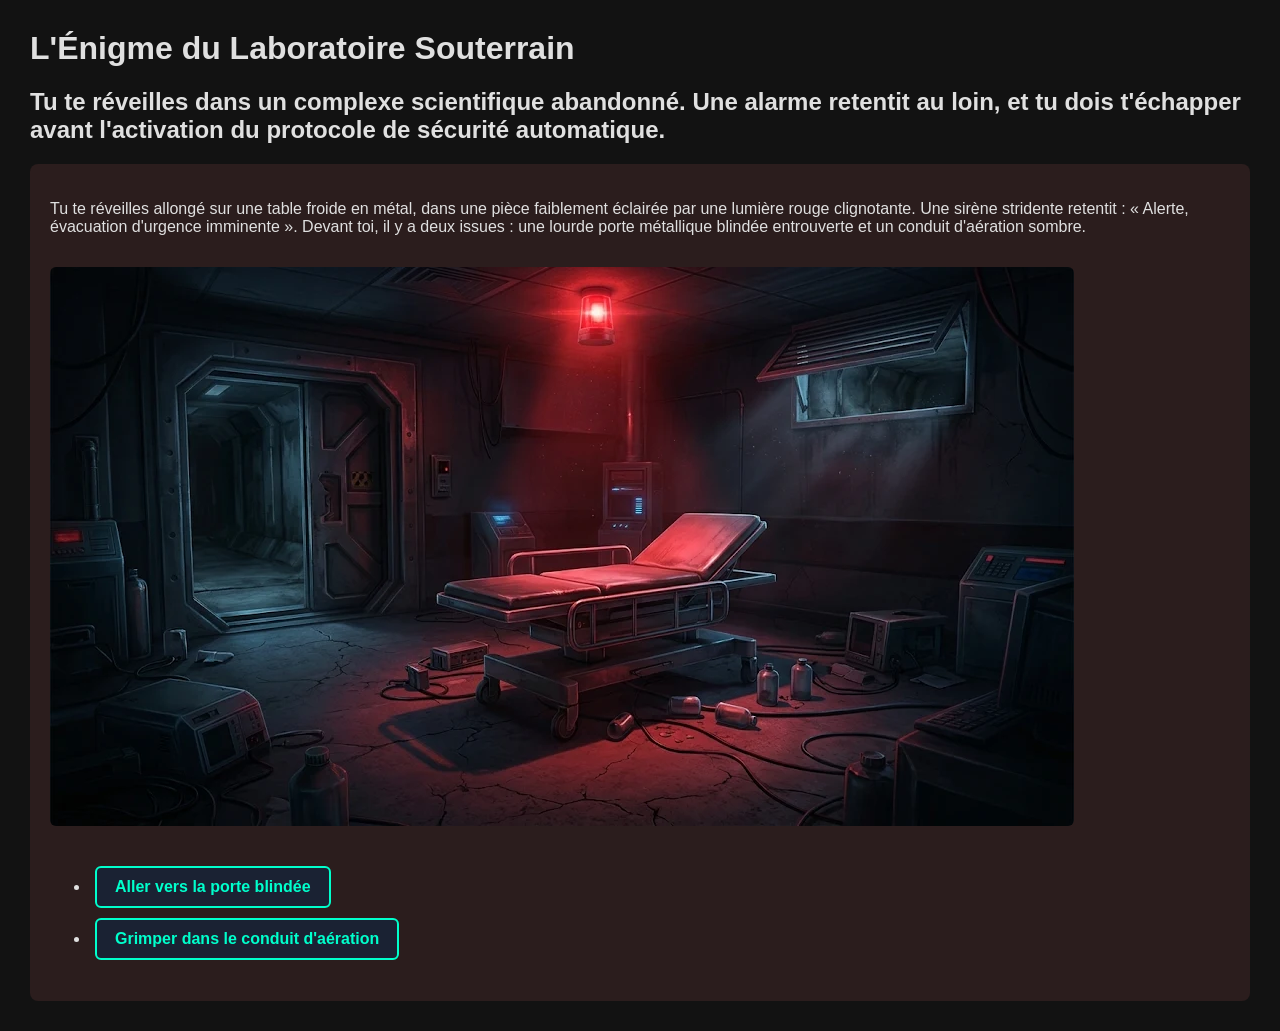
<file: pages/index.html>
<!DOCTYPE html>
<html lang="fr">
  <head class="sceneprincipal">
    <meta charset="UTF-8">
    <link rel="stylesheet" href="style.css">
    <title>L'Énigme du Laboratoire Souterrain</title>
    <h1>L'Énigme du Laboratoire Souterrain</h1>
    <h2>Tu te réveilles dans un complexe scientifique abandonné. Une alarme retentit au loin, et tu dois t'échapper avant l'activation du protocole de sécurité automatique.</h2>
  </head>
  <body>
    <div class="scene00">
      <p>Tu te réveilles allongé sur une table froide en métal, dans une pièce faiblement éclairée par une lumière rouge clignotante. Une sirène stridente retentit : « Alerte, évacuation d'urgence imminente ». Devant toi, il y a deux issues : une lourde porte métallique blindée entrouverte et un conduit d'aération sombre.</p>
      <img src="../backgrounds/le reveil.webp" alt="Le Réveil">
      <ul>
        <li><a href="scene01.html">Aller vers la porte blindée</a></li>
        <li><a href="scene02.html">Grimper dans le conduit d'aération</a></li>
      </ul>
    </div>
</file>
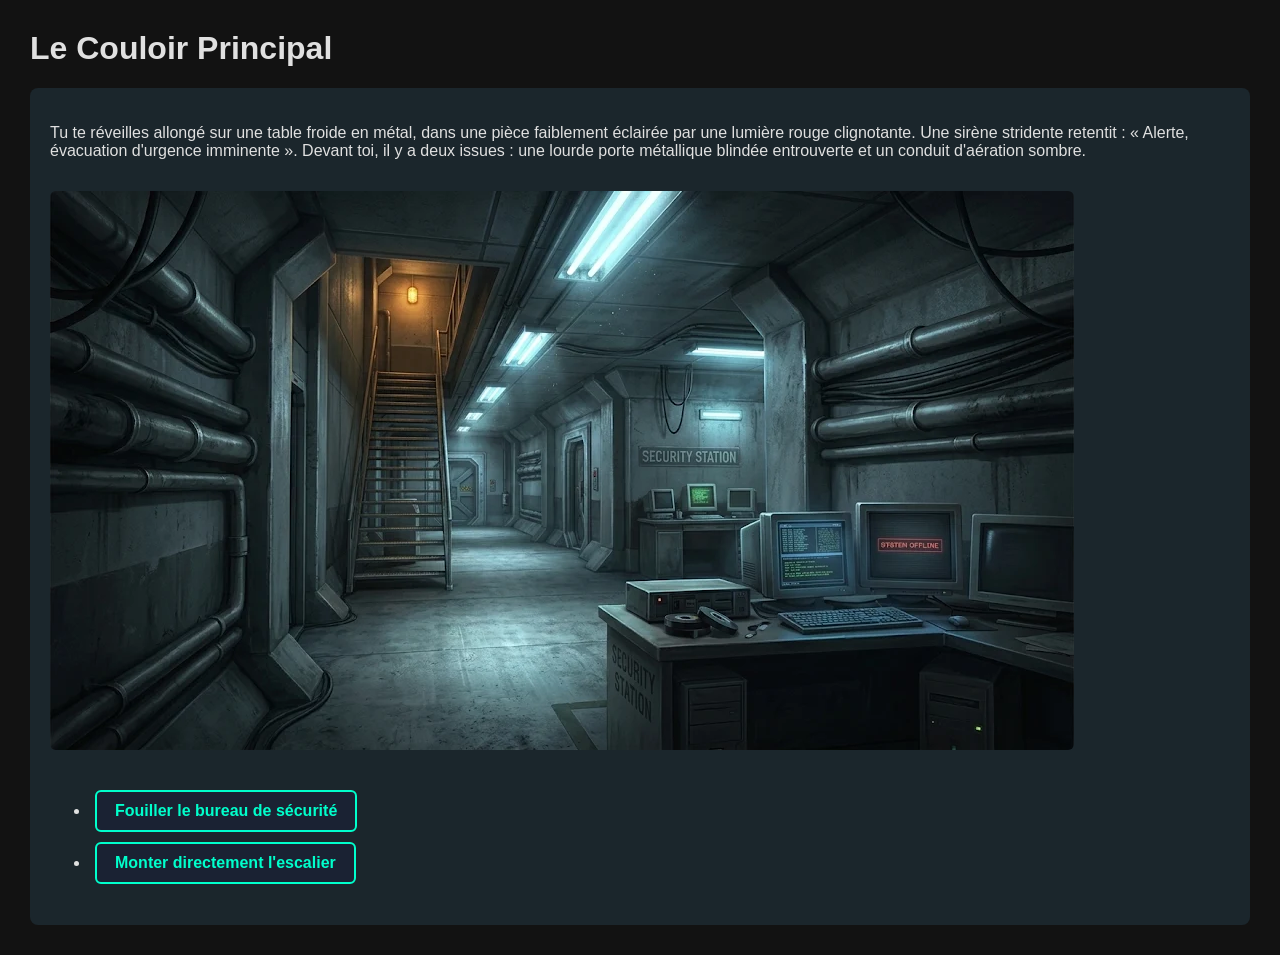
<file: pages/scene01.html>
<!DOCTYPE html>
<html lang="fr">
  <head>
    <link rel="stylesheet" href="style.css">
    <meta charset="UTF-8">
    <title>Le Couloir Principal</title>
    <h1>Le Couloir Principal</h1>
    <body>
    <div class="scene01">
      <p>Tu te réveilles allongé sur une table froide en métal, dans une pièce faiblement éclairée par une lumière rouge clignotante. Une sirène stridente retentit : « Alerte, évacuation d'urgence imminente ». Devant toi, il y a deux issues : une lourde porte métallique blindée entrouverte et un conduit d'aération sombre.</p>
      <img src="../backgrounds/le couloir.webp" alt="Couloir Principal">
      <ul>
        <li><a href="scene02.html">Fouiller le bureau de sécurité</a></li>
        <li><a href="scene03.html">Monter directement l'escalier</a></li>
      </ul>
    </div>
</file>
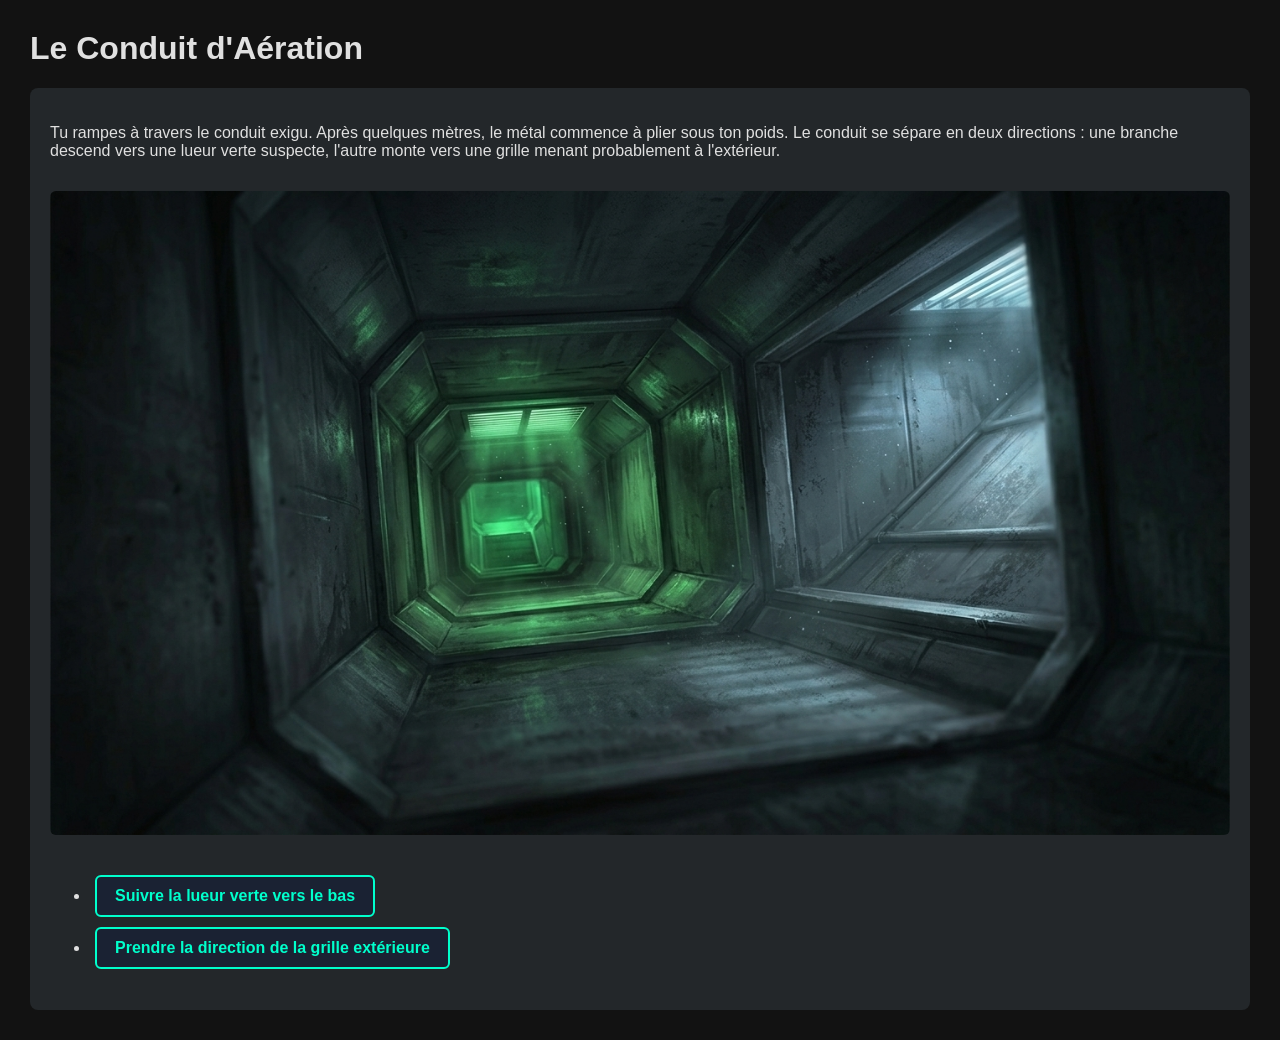
<file: pages/scene02.html>
<!DOCTYPE html>
<html lang="fr">
  <head>
    <link rel="stylesheet" href="style.css">
    <meta charset="UTF-8">
    <title>Le Conduit d'Aération</title>
    <h1>Le Conduit d'Aération</h1>
    <body>
    <div class="scene02">
      <p>Tu rampes à travers le conduit exigu. Après quelques mètres, le métal commence à plier sous ton poids. Le conduit se sépare en deux directions : une branche descend vers une lueur verte suspecte, l'autre monte vers une grille menant probablement à l'extérieur.</p>
      <img src="../backgrounds/Le conduit d'aeration.jpg" alt="Conduit d'Aération">
      <ul>
        <li><a href="scene03.html">Suivre la lueur verte vers le bas</a></li>
        <li><a href="scene04.html">Prendre la direction de la grille extérieure</a></li>
      </ul>
    </div>
</file>
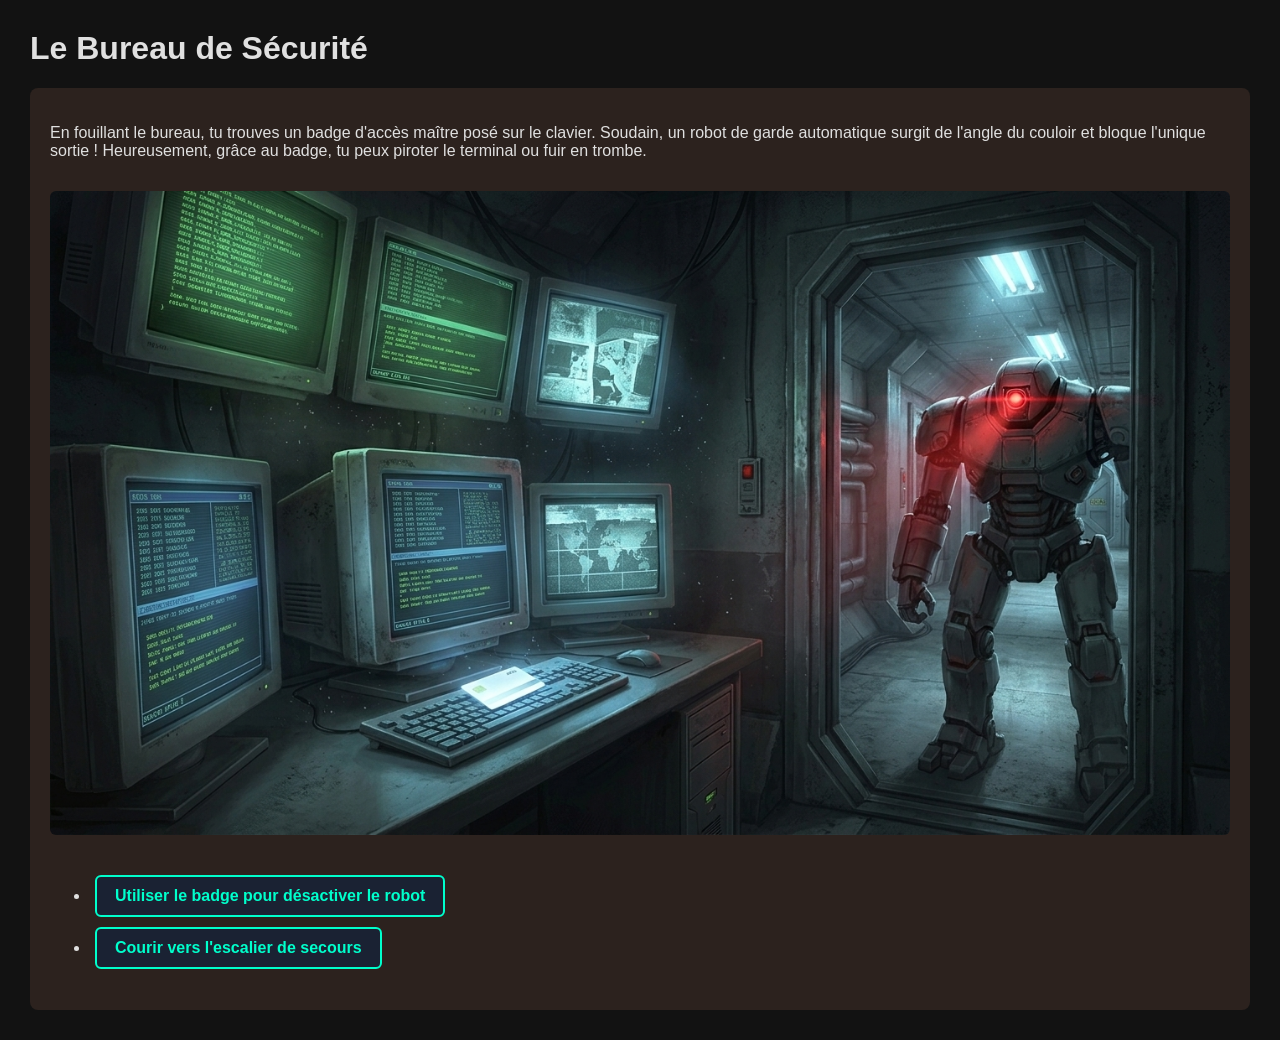
<file: pages/scene03.html>
<!DOCTYPE html>
<html lang="fr">
  <head>
    <link rel="stylesheet" href="style.css">
    <meta charset="UTF-8">
    <title>Le Bureau de Sécurité</title>
    <h1>Le Bureau de Sécurité</h1>
    <body>
    <div class="scene03">
      <p>En fouillant le bureau, tu trouves un badge d'accès maître posé sur le clavier. Soudain, un robot de garde automatique surgit de l'angle du couloir et bloque l'unique sortie ! Heureusement, grâce au badge, tu peux piroter le terminal ou fuir en trombe.</p>
      <img src="../backgrounds/Le bureau de sécurité.jpg" alt="Bureau de Sécurité">
      <ul>
        <li><a href="scene04.html">Utiliser le badge pour désactiver le robot</a></li>
        <li><a href="scene05.html">Courir vers l'escalier de secours</a></li>
      </ul>
    </div>
</file>
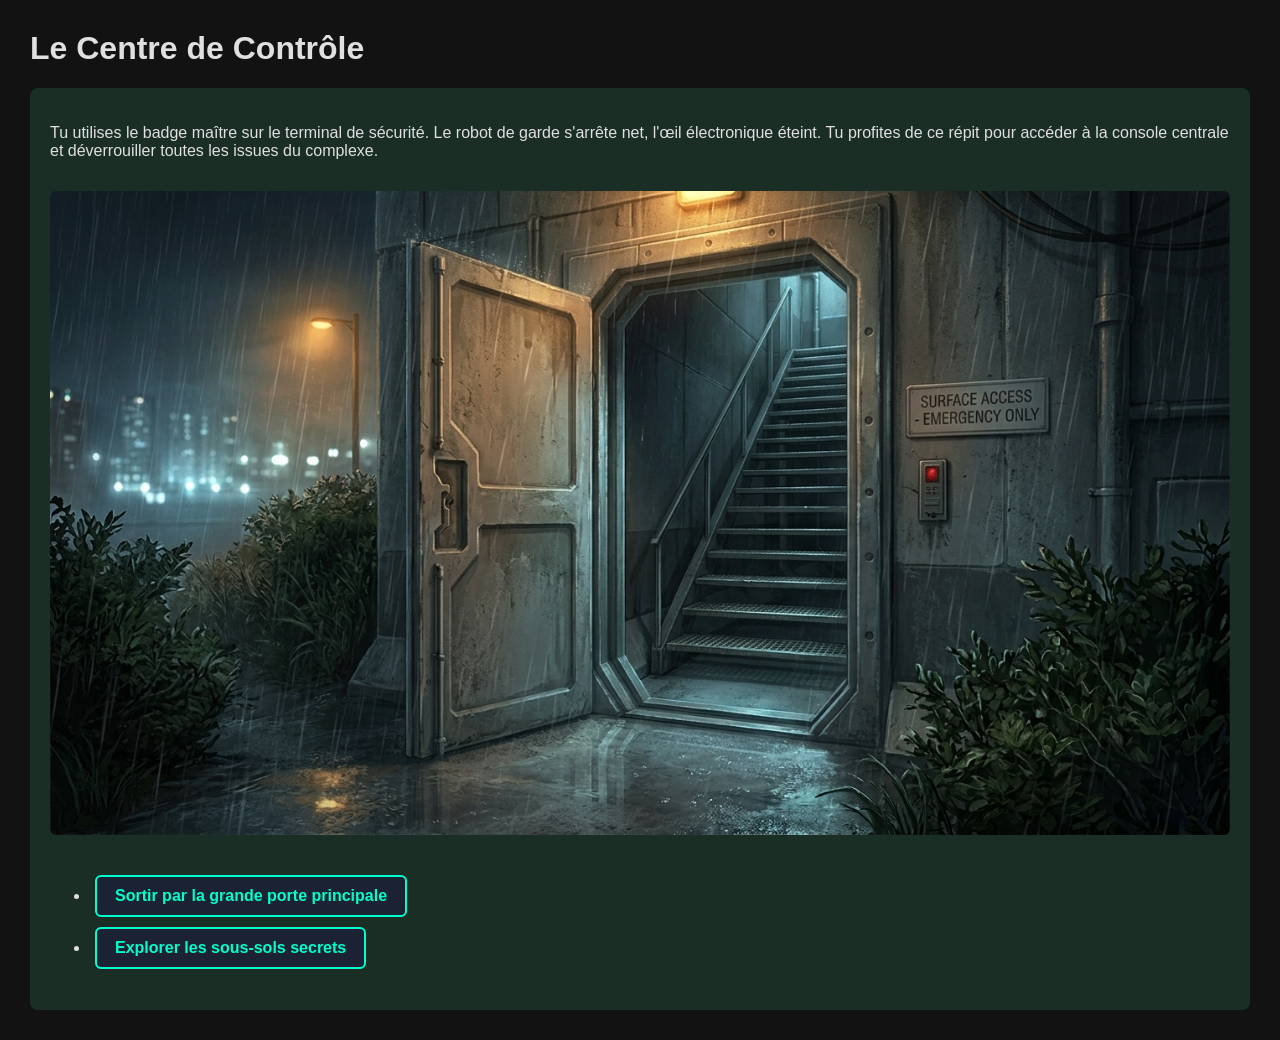
<file: pages/scene04.html>
<!DOCTYPE html>
<html lang="fr">
  <head>
    <link rel="stylesheet" href="style.css">
    <meta charset="UTF-8">
    <title>Le Centre de Contrôle</title>
    <h1>Le Centre de Contrôle</h1>
    <body>
    <div class="scene04">
      <p>Tu utilises le badge maître sur le terminal de sécurité. Le robot de garde s'arrête net, l'œil électronique éteint. Tu profites de ce répit pour accéder à la console centrale et déverrouiller toutes les issues du complexe.</p>
      <img src="../backgrounds/L'escalier de surface.jpg" alt="Centre de Contrôle">
      <ul>
        <li><a href="scene08.html">Sortir par la grande porte principale</a></li>
        <li><a href="scene09.html">Explorer les sous-sols secrets</a></li>
      </ul>
    </div>
</file>
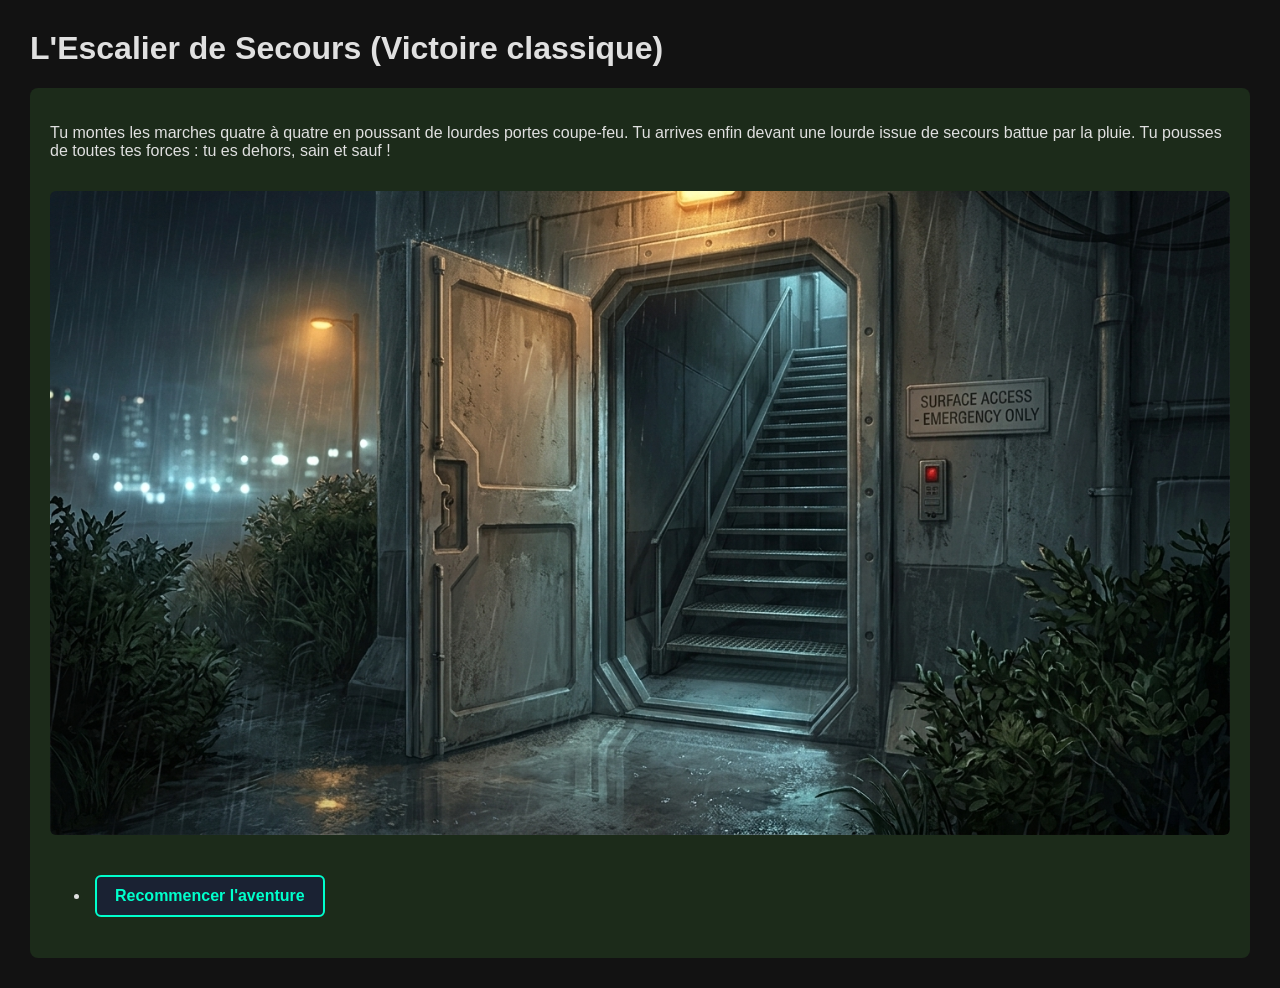
<file: pages/scene05.html>
<!DOCTYPE html>
<html lang="fr">
  <head>
    <link rel="stylesheet" href="style.css">
    <meta charset="UTF-8">
    <title>L'Escalier de Secours</title>
    <h1>L'Escalier de Secours (Victoire classique)</h1>
    <body>
    <div class="scene05">
      <p>Tu montes les marches quatre à quatre en poussant de lourdes portes coupe-feu. Tu arrives enfin devant une lourde issue de secours battue par la pluie. Tu pousses de toutes tes forces : tu es dehors, sain et sauf !</p>
      <img src="../backgrounds/L'escalier de surface.jpg" alt="Escalier de Secours">
      <ul>
        <li><a href="index.html">Recommencer l'aventure</a></li>
      </ul>
    </div>
</file>
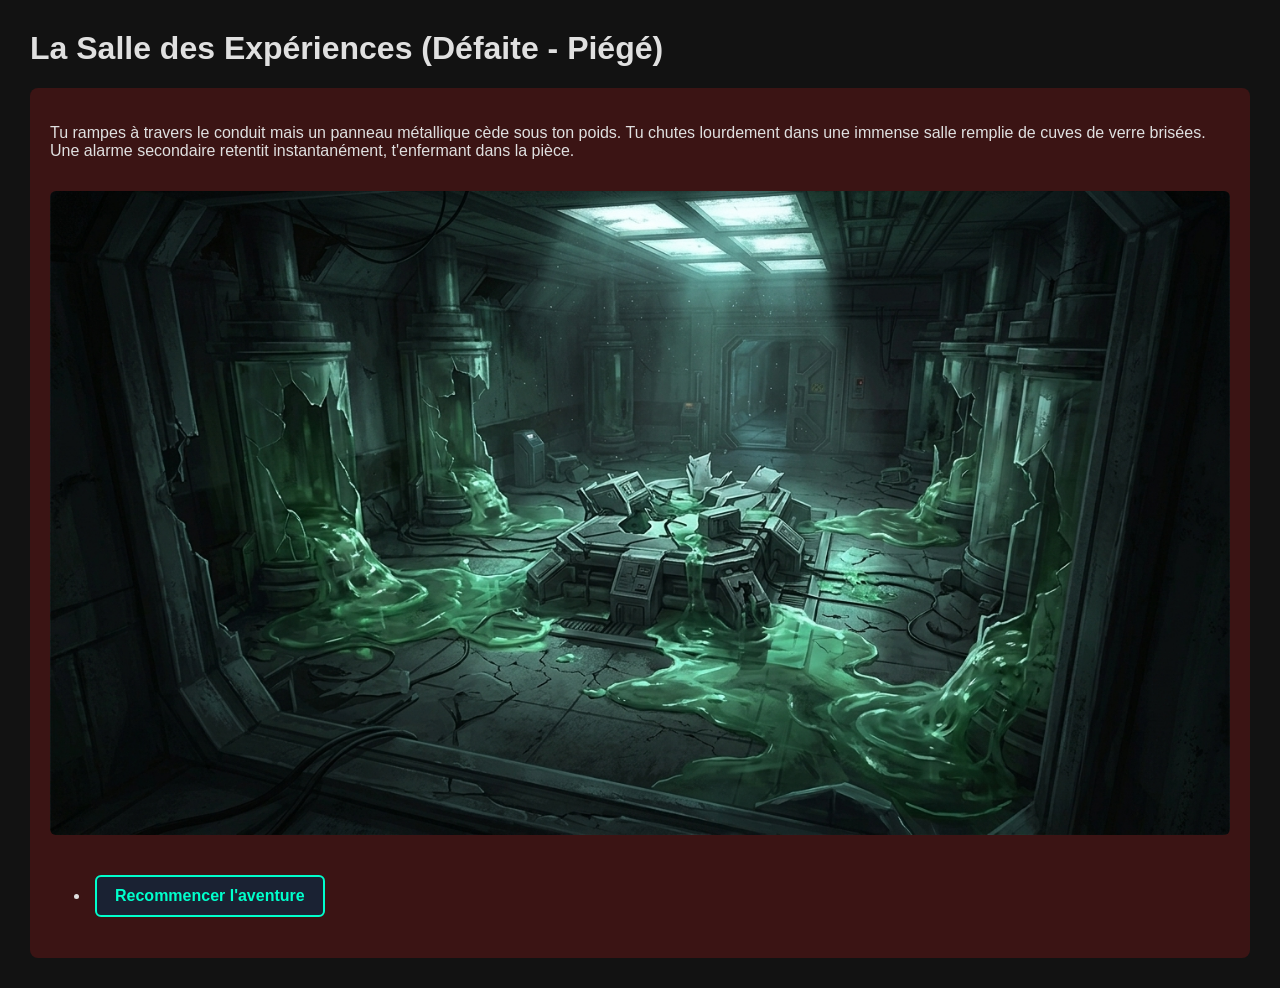
<file: pages/scene06.html>
<!DOCTYPE html>
<html lang="fr">
  <head>
    <link rel="stylesheet" href="style.css">
    <meta charset="UTF-8">
    <title>La Salle des Expériences</title>
    <h1>La Salle des Expériences (Défaite - Piégé)</h1>
    <body>
    <div class="scene06">
      <p>Tu rampes à travers le conduit mais un panneau métallique cède sous ton poids. Tu chutes lourdement dans une immense salle remplie de cuves de verre brisées. Une alarme secondaire retentit instantanément, t'enfermant dans la pièce.</p>
      <img src="../backgrounds/La salle des expériences.jpg" alt="Salle des Expériences">
      <ul>
        <li><a href="index.html">Recommencer l'aventure</a></li>
      </ul>
    </div>
</file>
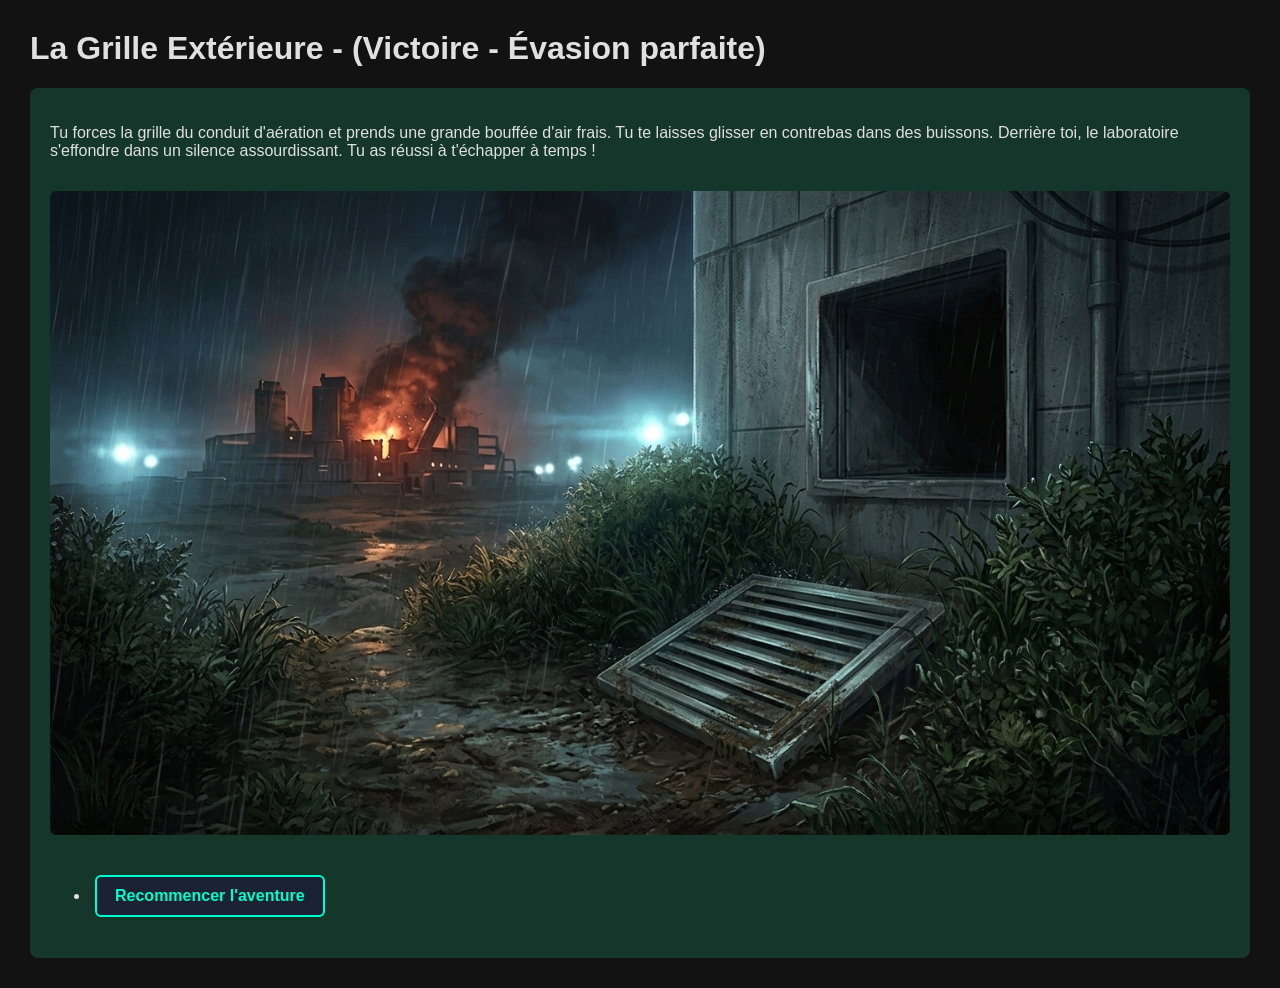
<file: pages/scene07.html>
<!DOCTYPE html>
<html lang="fr">
  <head>
    <link rel="stylesheet" href="style.css">
    <meta charset="UTF-8">
    <title>La Grille Extérieure</title>
    <h1>La Grille Extérieure - (Victoire - Évasion parfaite)</h1>
    <body>
    <div class="scene07">
      <p>Tu forces la grille du conduit d'aération et prends une grande bouffée d'air frais. Tu te laisses glisser en contrebas dans des buissons. Derrière toi, le laboratoire s'effondre dans un silence assourdissant. Tu as réussi à t'échapper à temps !</p>
      <img src="../backgrounds/La sortie à l'air libre.jpg" alt="Grille Extérieure">
      <ul>
        <li><a href="index.html">Recommencer l'aventure</a></li>
      </ul>
    </div>
</file>
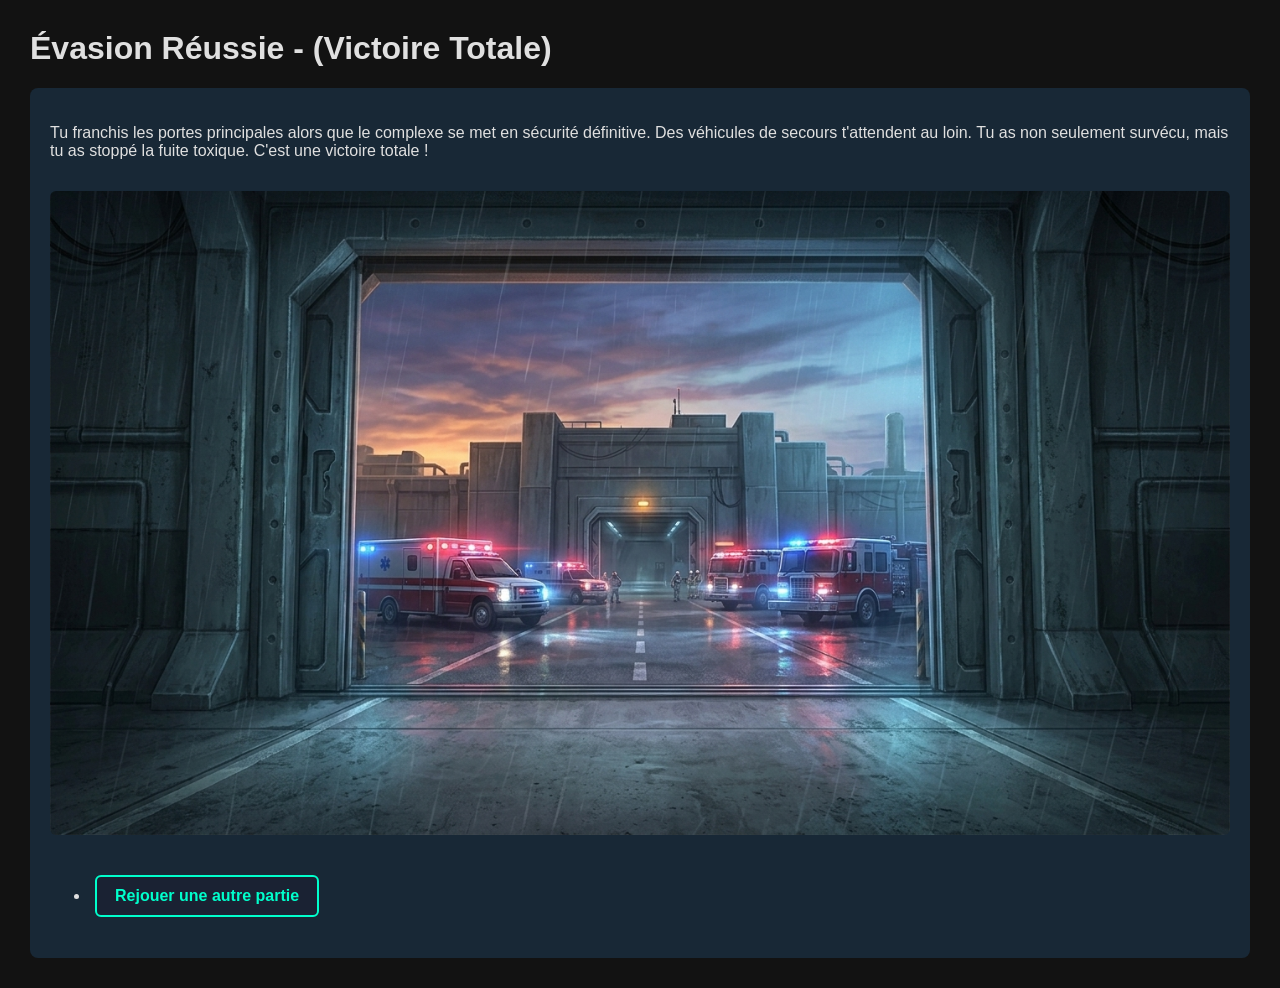
<file: pages/scene08.html>
<!DOCTYPE html>
<html lang="fr">
  <head>
    <link rel="stylesheet" href="style.css">
    <meta charset="UTF-8">
    <title>Évasion Réussie</title>
    <h1>Évasion Réussie - (Victoire Totale)</h1>
    <body>
    <div class="scene08">
      <p>Tu franchis les portes principales alors que le complexe se met en sécurité définitive. Des véhicules de secours t'attendent au loin. Tu as non seulement survécu, mais tu as stoppé la fuite toxique. C'est une victoire totale !</p>
      <img src="../backgrounds/Evasion réussie.jpg" alt="Évasion Réussie">
      <ul>
        <li><a href="index.html">Rejouer une autre partie</a></li>
      </ul>
    </div>
</file>
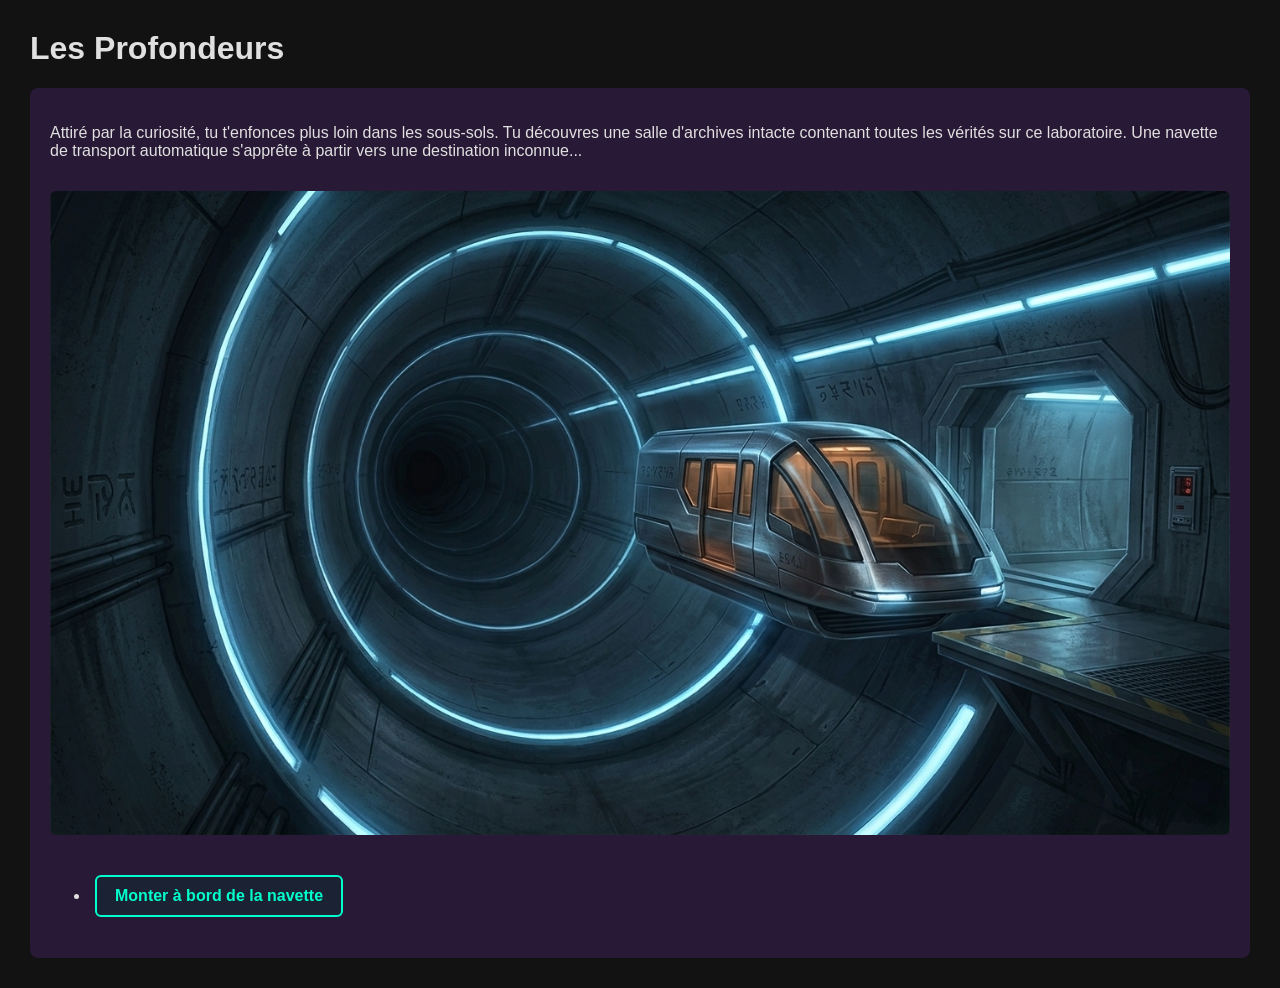
<file: pages/scene09.html>
<!DOCTYPE html>
<html lang="fr">
  <head>
    <link rel="stylesheet" href="style.css">
    <meta charset="UTF-8">
    <title>Les Profondeurs</title>
    <h1>Les Profondeurs</h1>
    <body>
    <div class="scene09">
      <p>Attiré par la curiosité, tu t'enfonces plus loin dans les sous-sols. Tu découvres une salle d'archives intacte contenant toutes les vérités sur ce laboratoire. Une navette de transport automatique s'apprête à partir vers une destination inconnue...</p>
      <img src="../backgrounds/Les profondeurs et destination inconnue.jpg" alt="Les Profondeurs">
      <ul>
        <li><a href="index.html">Monter à bord de la navette</a></li>
      </ul>
    </div>
</file>
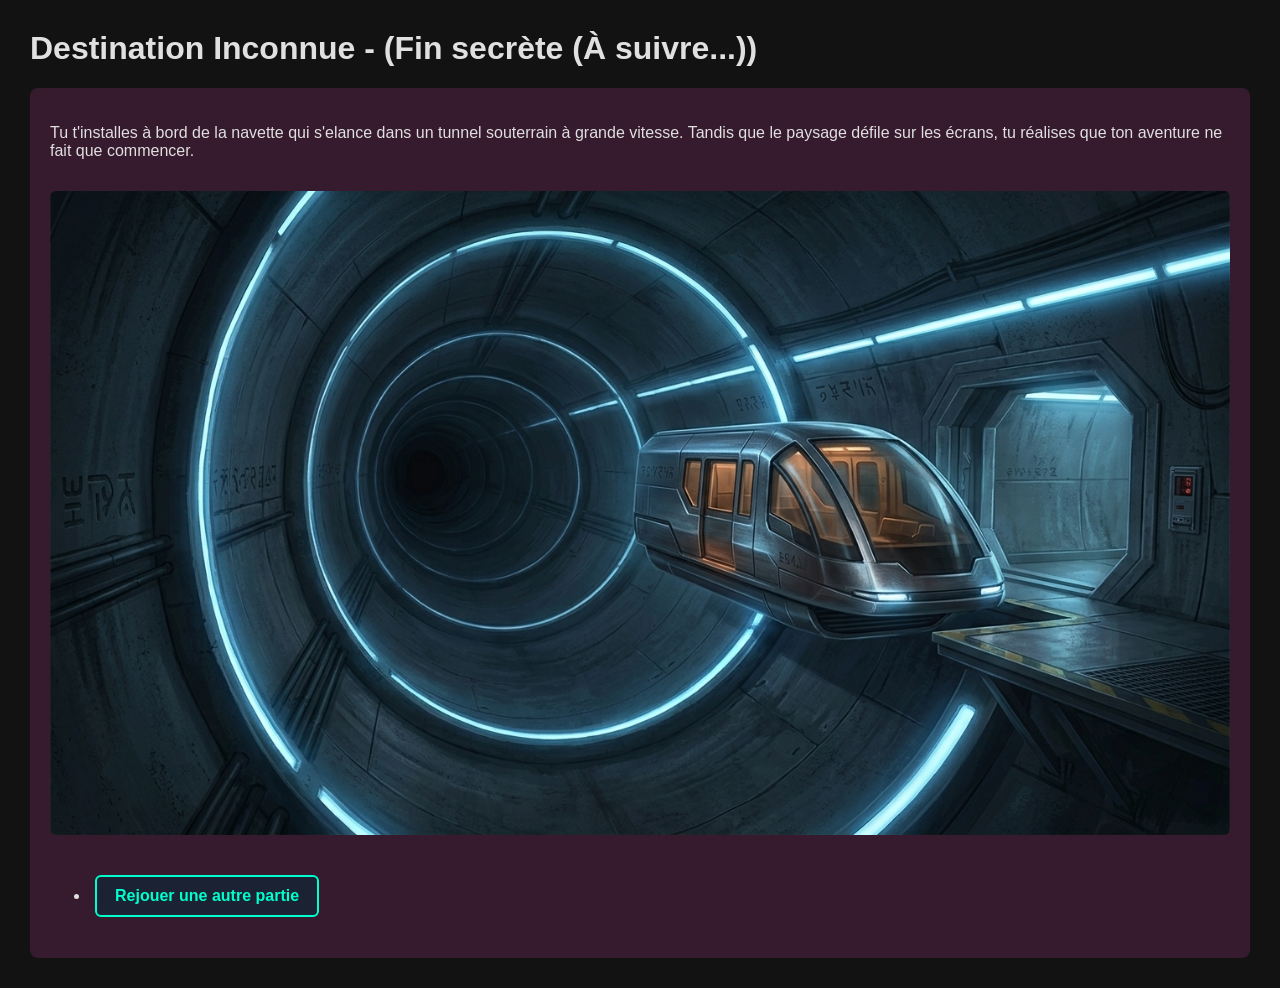
<file: pages/scene10.html>
<!DOCTYPE html>
<html lang="fr">
  <head>
    <link rel="stylesheet" href="style.css">
    <meta charset="UTF-8">
    <title>Destination Inconnue</title>
    <h1>Destination Inconnue - (Fin secrète (À suivre...))</h1>
    <body>
    <div class="scene10">
      <p>Tu t'installes à bord de la navette qui s'elance dans un tunnel souterrain à grande vitesse. Tandis que le paysage défile sur les écrans, tu réalises que ton aventure ne fait que commencer.</p>
      <img src="../backgrounds/Les profondeurs et destination inconnue.jpg" alt="Les Profondeurs" >
      <ul>
        <li><a href="scene10.html">Rejouer une autre partie</a></li>
      </ul>
    </div>
</file>
<file: pages/style.css>
/* Style général du jeu */
body {
    background-color: #121212;
    color: #e0e0e0;
    font-family: Arial, sans-serif;
    margin: 30px;
}

img {
    max-width: 100%;
    height: auto;
    border-radius: 6px;
    margin: 15px 0;
}
a {
    display: inline-block;
    padding: 10px 18px;
    background-color: #1a2233;
    color: #00ffcc;
    border: 2px solid #00ffcc;
    border-radius: 6px;
    text-decoration: none;
    font-weight: bold;
    margin: 5px;
    transition: 0.2s;
}

a:hover {
    background-color: #00ffcc;
    color: #1a2233;
}

.scene00 { background-color: #2b1d1d; padding: 20px; border-radius: 8px; } 
.scene01 { background-color: #1b262c; padding: 20px; border-radius: 8px; } 
.scene02 { background-color: #23272a; padding: 20px; border-radius: 8px; } 
.scene03 { background-color: #2c221e; padding: 20px; border-radius: 8px; } 
.scene04 { background-color: #1a2e26; padding: 20px; border-radius: 8px; } 
.scene05 { background-color: #1c2b1a; padding: 20px; border-radius: 8px; }
.scene06 { background-color: #3b1414; padding: 20px; border-radius: 8px; } 
.scene07 { background-color: #14362b; padding: 20px; border-radius: 8px; } 
.scene08 { background-color: #182836; padding: 20px; border-radius: 8px; } 
.scene09 { background-color: #281a36; padding: 20px; border-radius: 8px; }
.scene10 { background-color: #361a2e; padding: 20px; border-radius: 8px; }
</file>
